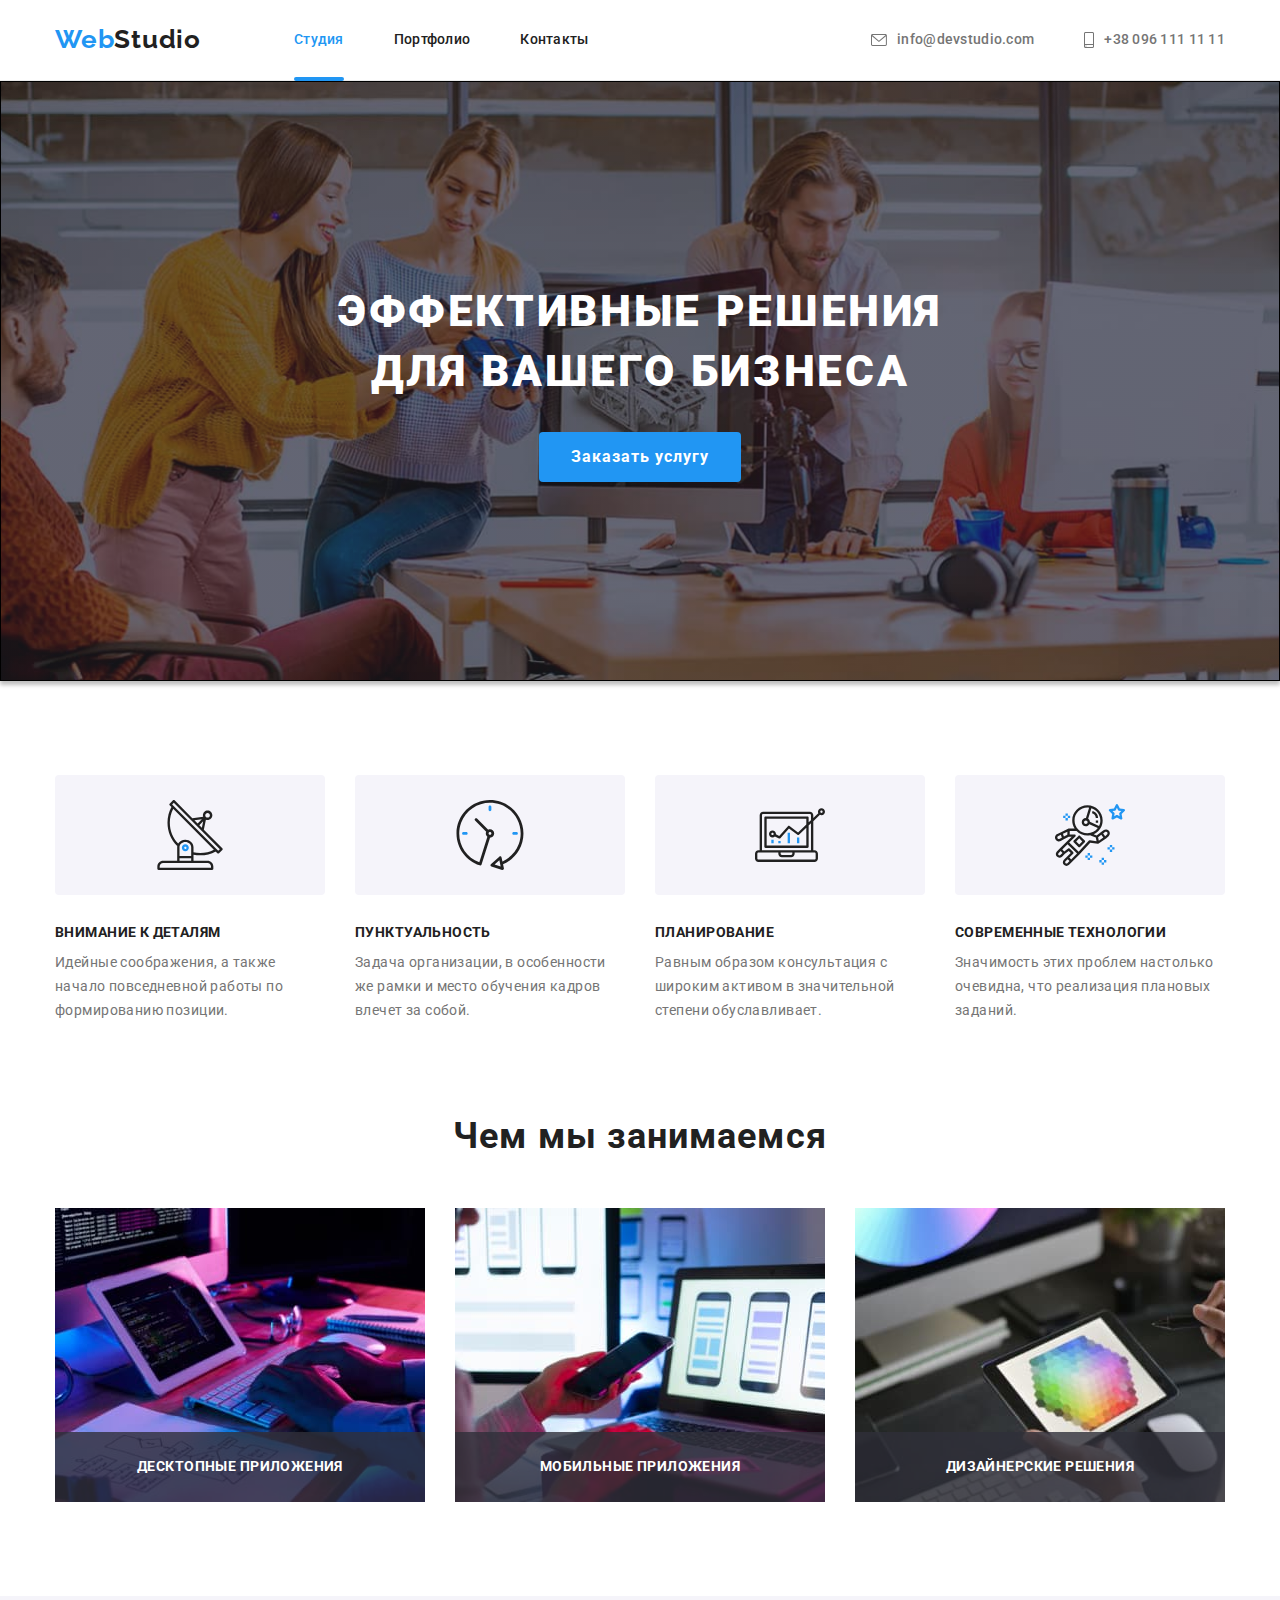
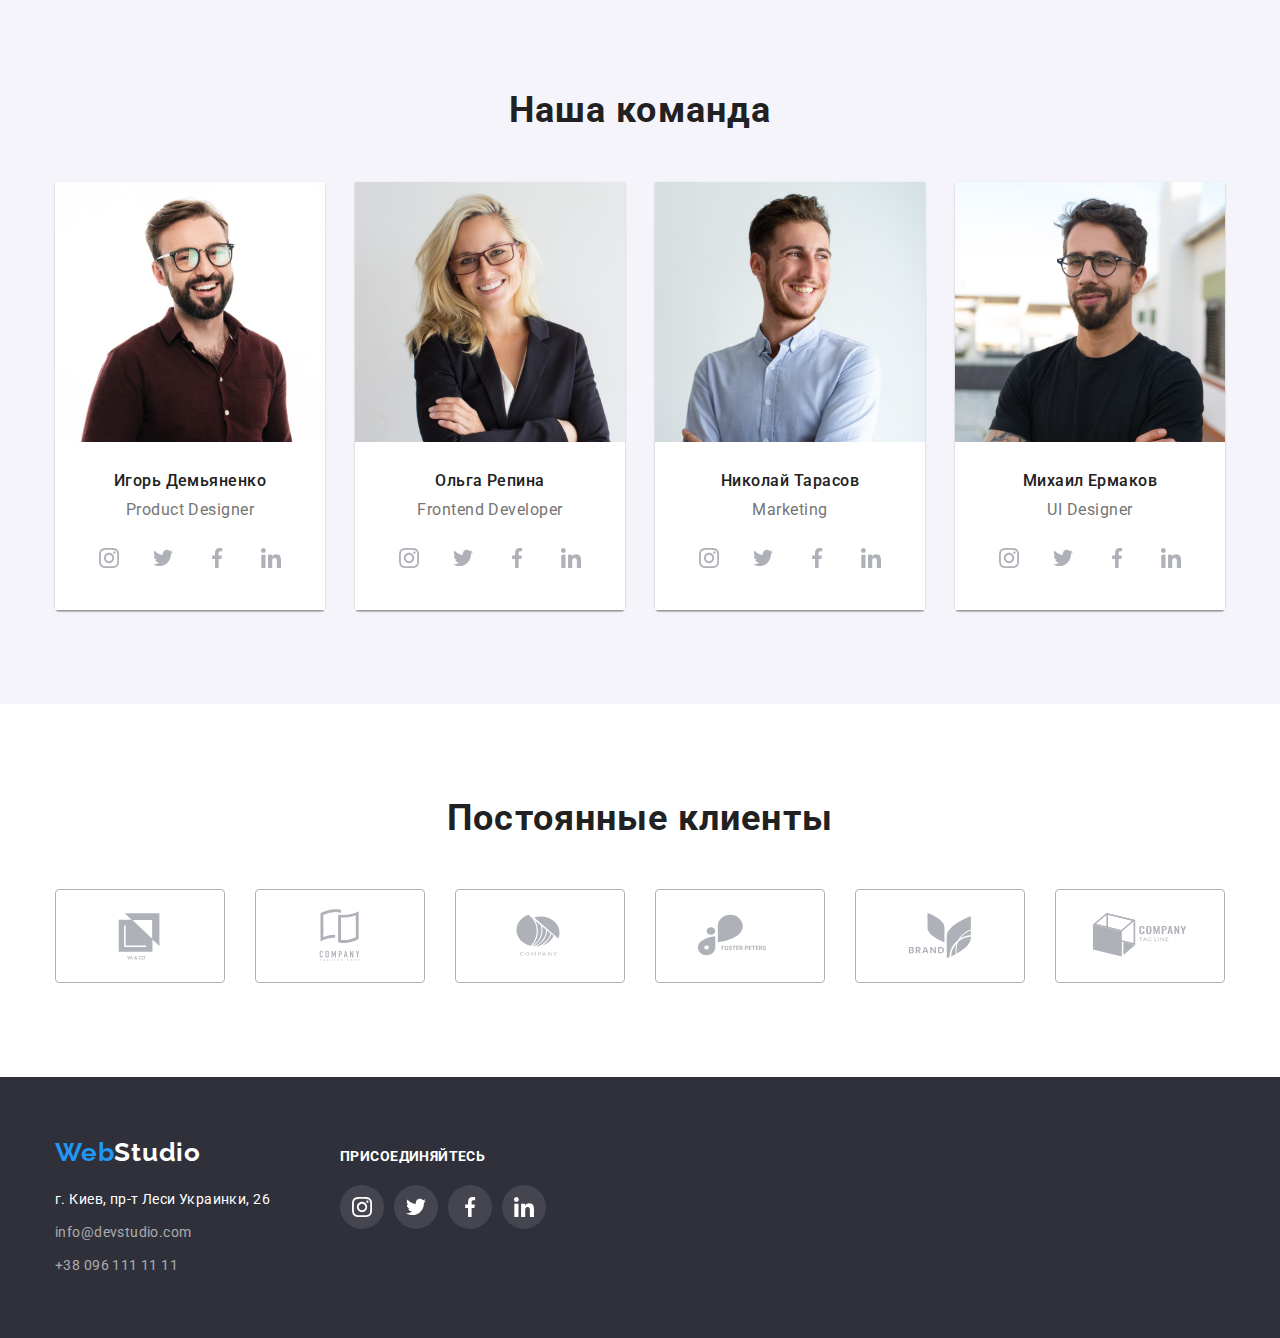
<file: index.html>
<!DOCTYPE html>
<html lang="ru">
  <head>
    <meta charset="UTF-8" />
    <meta http-equiv="X-UA-Compatible" content="IE=edge" />
    <meta name="viewport" content="width=device-width, initial-scale=1.0" />
    <title>WebStudio</title>
    <link
      href="https://fonts.googleapis.com/css2?family=Raleway:wght@700&family=Roboto:wght@400;500;700;900&display=swap"
      rel="stylesheet"
    />
    <link
      rel="stylesheet"
      href="https://cdnjs.cloudflare.com/ajax/libs/modern-normalize/1.1.0/modern-normalize.min.css"
    />
    <link rel="stylesheet" href="./styles.css" />
  </head>
  <body>
    <!--Header-->

    <header class="header-section">
      <div class="main-nav container">
        <nav class="navigation">
          <a href="./index.html" class="logo header">Web<span class="logo-dark">Studio</span> </a>
          <ul class="nav-menu">
            <li class="nav-menu-item">
              <a href="./index.html" class="nav-menu-link current">Студия</a>
            </li>
            <li class="nav-menu-item">
              <a href="./portfolio.html" class="nav-menu-link">Портфолио</a>
            </li>
            <li class="nav-menu-item">
              <a href="/" class="nav-menu-link">Контакты</a>
            </li>
          </ul>
        </nav>
        <ul class="contact">
          <li class="contact-item">
            <a href="mailto:info@devstudio.com" class="contact-link"
              ><svg class="contact-icon" width="16" height="12">
                <use href="./images/icons.svg#icon-envelope"></use></svg
              >info@devstudio.com</a
            >
          </li>
          <li class="contact-item">
            <a href="tel:+380961111111" class="contact-link">
              <svg class="contact-icon" width="10" height="16">
                <use href="./images/icons.svg#icon-smartphone"></use></svg
              >+38 096 111 11 11</a
            >
          </li>
        </ul>
      </div>
    </header>

    <!--Main container-->

    <main>
      <!--Hero-->

      <section class="hero">
        <div class="container">
          <h1 class="title-service">
            Эффективные решения
            <br />
            для вашего бизнеса
          </h1>
          <button type="button" class="button-service" data-modal-open>Заказать услугу</button>
        </div>
      </section>

      <!--Features-->

      <section class="section">
        <div class="container">
          <h2 class="hidden">Наши преимущества</h2>
          <ul class="features-list">
            <li class="features-item">
              <div class="bgr-features-icon">
                <svg class="features-icon" width="70" height="70">
                  <use href="./images/icons.svg#icon-antenna"></use>
                </svg>
              </div>
              <h3 class="features-title">Внимание к деталям</h3>
              <p class="features-content">
                Идейные соображения, а также начало повседневной работы по формированию позиции.
              </p>
            </li>
            <li class="features-item">
              <div class="bgr-features-icon">
                <svg class="features-icon" width="70" height="70">
                  <use href="./images/icons.svg#icon-clock"></use>
                </svg>
              </div>
              <h3 class="features-title">Пунктуальность</h3>
              <p class="features-content">
                Задача организации, в особенности же рамки и место обучения кадров влечет за собой.
              </p>
            </li>
            <li class="features-item">
              <div class="bgr-features-icon">
                <svg class="features-icon" width="70" height="70">
                  <use href="./images/icons.svg#icon-diagram"></use>
                </svg>
              </div>
              <h3 class="features-title">Планирование</h3>
              <p class="features-content">
                Равным образом консультация с широким активом в значительной степени обуславливает.
              </p>
            </li>
            <li class="features-item">
              <div class="bgr-features-icon">
                <svg class="features-icon" width="70" height="70">
                  <use href="./images/icons.svg#icon-astronaut"></use>
                </svg>
              </div>
              <h3 class="features-title">Современные технологии</h3>
              <p class="features-content">
                Значимость этих проблем настолько очевидна, что реализация плановых заданий.
              </p>
            </li>
          </ul>
        </div>
      </section>

      <!--Work-->

      <section class="work section">
        <div class="container">
          <h2 class="work-main">Чем мы занимаемся</h2>
          <ul class="work-list">
            <li class="work-item">
              <div class="work-thumb">
                <img src="./images/img1.jpg" alt="декстопные приложения" width="370" />
                <h3 class="work-content">Десктопные приложения</h3>
              </div>
            </li>
            <li class="work-item">
              <div class="work-thumb">
                <img src="./images/img2.jpg" alt="мобильные приложения" width="370" />
                <h3 class="work-content">Мобильные приложения</h3>
              </div>
            </li>
            <li class="work-item">
              <div class="work-thumb">
                <img src="./images/img3.jpg" alt="дизайнерские решения" width="370" />
                <h3 class="work-content">Дизайнерские решения</h3>
              </div>
            </li>
          </ul>
        </div>
      </section>

      <!--Team-->

      <section class="team section">
        <div class="container">
          <h2 class="team-main">Наша команда</h2>
          <ul class="team-list">
            <li class="team-item">
              <img src="./images/foto1.jpg" alt="Игорь Демьяненко" width="270" />
              <div class="team-container">
                <h3 class="team-title">Игорь Демьяненко</h3>
                <p class="team-content">Product Designer</p>
                <ul class="social-list">
                  <li class="social-item">
                    <a
                      class="social-link link-team"
                      href="https://www.instagram.com/"
                      target="_blank"
                      rel="noopener noreferrer"
                      ><svg class="social-icon icon-team" width="20" height="20">
                        <use href="./images/icons.svg#icon-instagram"></use></svg
                    ></a>
                  </li>
                  <li class="social-item">
                    <a
                      class="social-link link-team"
                      href="https://twitter.com/"
                      target="_blank"
                      rel="noopener noreferrer"
                      ><svg class="social-icon icon-team" width="20" height="20">
                        <use href="./images/icons.svg#icon-twitter"></use></svg
                    ></a>
                  </li>
                  <li class="social-item">
                    <a
                      class="social-link link-team"
                      href="https://www.facebook.com/"
                      target="_blank"
                      rel="noopener noreferrer"
                      ><svg class="social-icon icon-team" width="20" height="20">
                        <use href="./images/icons.svg#icon-facebook"></use></svg
                    ></a>
                  </li>
                  <li class="social-item">
                    <a
                      class="social-link link-team"
                      href="https://www.linkedin.com/"
                      target="_blank"
                      rel="noopener noreferrer"
                      ><svg class="social-icon icon-team" width="20" height="20">
                        <use href="./images/icons.svg#icon-linkedin"></use></svg
                    ></a>
                  </li>
                </ul>
              </div>
            </li>
            <li class="team-item">
              <img src="./images/foto2.jpg" alt="Ольга Репина" width="270" />
              <div class="team-container">
                <h3 class="team-title">Ольга Репина</h3>
                <p class="team-content">Frontend Developer</p>
                <ul class="social-list">
                  <li class="social-item">
                    <a
                      class="social-link link-team"
                      href="https://www.instagram.com/"
                      target="_blank"
                      rel="noopener noreferrer"
                      ><svg class="social-icon icon-team" width="20" height="20">
                        <use href="./images/icons.svg#icon-instagram"></use></svg
                    ></a>
                  </li>
                  <li class="social-item">
                    <a
                      class="social-link link-team"
                      href="https://twitter.com/"
                      target="_blank"
                      rel="noopener noreferrer"
                      ><svg class="social-icon icon-team" width="20" height="20">
                        <use href="./images/icons.svg#icon-twitter"></use></svg
                    ></a>
                  </li>
                  <li class="social-item">
                    <a
                      class="social-link link-team"
                      href="https://www.facebook.com/"
                      target="_blank"
                      rel="noopener noreferrer"
                      ><svg class="social-icon icon-team" width="20" height="20">
                        <use href="./images/icons.svg#icon-facebook"></use></svg
                    ></a>
                  </li>
                  <li class="social-item">
                    <a
                      class="social-link link-team"
                      href="https://www.linkedin.com/"
                      target="_blank"
                      rel="noopener noreferrer"
                      ><svg class="social-icon icon-team" width="20" height="20">
                        <use href="./images/icons.svg#icon-linkedin"></use></svg
                    ></a>
                  </li>
                </ul>
              </div>
            </li>
            <li class="team-item">
              <img src="./images/foto3.jpg" alt="Николай Тарасов" width="270" />
              <div class="team-container">
                <h3 class="team-title">Николай Тарасов</h3>
                <p class="team-content">Marketing</p>
                <ul class="social-list">
                  <li class="social-item">
                    <a
                      class="social-link link-team"
                      href="https://www.instagram.com/"
                      target="_blank"
                      rel="noopener noreferrer"
                      ><svg class="social-icon icon-team" width="20" height="20">
                        <use href="./images/icons.svg#icon-instagram"></use></svg
                    ></a>
                  </li>
                  <li class="social-item">
                    <a
                      class="social-link link-team"
                      href="https://twitter.com/"
                      target="_blank"
                      rel="noopener noreferrer"
                      ><svg class="social-icon icon-team" width="20" height="20">
                        <use href="./images/icons.svg#icon-twitter"></use></svg
                    ></a>
                  </li>
                  <li class="social-item">
                    <a
                      class="social-link link-team"
                      href="https://www.facebook.com/"
                      target="_blank"
                      rel="noopener noreferrer"
                      ><svg class="social-icon icon-team" width="20" height="20">
                        <use href="./images/icons.svg#icon-facebook"></use></svg
                    ></a>
                  </li>
                  <li class="social-item">
                    <a
                      class="social-link link-team"
                      href="https://www.linkedin.com/"
                      target="_blank"
                      rel="noopener noreferrer"
                      ><svg class="social-icon icon-team" width="20" height="20">
                        <use href="./images/icons.svg#icon-linkedin"></use></svg
                    ></a>
                  </li>
                </ul>
              </div>
            </li>
            <li class="team-item">
              <img src="./images/foto4.jpg" alt="Михаил Ермаков" width="270" />
              <div class="team-container">
                <h3 class="team-title">Михаил Ермаков</h3>
                <p class="team-content">UI Designer</p>
                <ul class="social-list">
                  <li class="social-item">
                    <a
                      class="social-link link-team"
                      href="https://www.instagram.com/"
                      target="_blank"
                      rel="noopener noreferrer"
                      ><svg class="social-icon icon-team" width="20" height="20">
                        <use href="./images/icons.svg#icon-instagram"></use></svg
                    ></a>
                  </li>
                  <li class="social-item">
                    <a
                      class="social-link link-team"
                      href="https://twitter.com/"
                      target="_blank"
                      rel="noopener noreferrer"
                      ><svg class="social-icon icon-team" width="20" height="20">
                        <use href="./images/icons.svg#icon-twitter"></use></svg
                    ></a>
                  </li>
                  <li class="social-item">
                    <a
                      class="social-link link-team"
                      href="https://www.facebook.com/"
                      target="_blank"
                      rel="noopener noreferrer"
                      ><svg class="social-icon icon-team" width="20" height="20">
                        <use href="./images/icons.svg#icon-facebook"></use></svg
                    ></a>
                  </li>
                  <li class="social-item">
                    <a
                      class="social-link link-team"
                      href="https://www.linkedin.com/"
                      target="_blank"
                      rel="noopener noreferrer"
                      ><svg class="social-icon icon-team" width="20" height="20">
                        <use href="./images/icons.svg#icon-linkedin"></use></svg
                    ></a>
                  </li>
                </ul>
              </div>
            </li>
          </ul>
        </div>
      </section>

      <!-- Clients -->

      <section class="clients section">
        <div class="container">
          <h2 class="clients-title">Постоянные клиенты</h2>
          <ul class="clients-list">
            <li class="clients-item">
              <a href="./index.html" class="clents-link" target="_blank" rel="noopener noreferrer"
                ><svg class="clients-icon" width="106" height="60">
                  <use href="./images/icons.svg#icon-logocompany1"></use></svg
              ></a>
            </li>
            <li class="clients-item">
              <a href="./index.html" class="clents-link" target="_blank" rel="noopener noreferrer"
                ><svg class="clients-icon" width="106" height="60">
                  <use href="./images/icons.svg#icon-logocompany2"></use></svg
              ></a>
            </li>
            <li class="clients-item">
              <a href="./index.html" class="clents-link" target="_blank" rel="noopener noreferrer"
                ><svg class="clients-icon" width="106" height="60">
                  <use href="./images/icons.svg#icon-logocompany3"></use></svg
              ></a>
            </li>
            <li class="clients-item">
              <a href="./index.html" class="clents-link" target="_blank" rel="noopener noreferrer"
                ><svg class="clients-icon" width="106" height="60">
                  <use href="./images/icons.svg#icon-fosterpeters"></use></svg
              ></a>
            </li>
            <li class="clients-item">
              <a href="./index.html" class="clents-link" target="_blank" rel="noopener noreferrer"
                ><svg class="clients-icon" width="106" height="60">
                  <use href="./images/icons.svg#icon-brand"></use></svg
              ></a>
            </li>
            <li class="clients-item">
              <a href="./index.html" class="clents-link" target="_blank" rel="noopener noreferrer"
                ><svg class="clients-icon" width="106" height="60">
                  <use href="./images/icons.svg#icon-logocompany6"></use></svg
              ></a>
            </li>
          </ul>
        </div>
      </section>
    </main>

    <!--Footer-->

    <footer class="footer-section">
      <div class="container footer-div">
        <div class="footer-left">
          <a href="./index.html" class="logo foot">Web<span class="logo-light">Studio</span> </a>
          <address>
            <ul class="address-menu">
              <li class="address-item">
                <a
                  href="https://bit.ly/3O5jqAV"
                  class="address-link geo"
                  target="_blank"
                  rel="noopener noreferrer"
                >
                  г. Киев, пр-т Леси Украинки, 26
                </a>
              </li>
              <li class="address-item">
                <a href="mailto:info@devstudio.com" class="address-link">info@devstudio.com</a>
              </li>
              <li class="address-item">
                <a href="tel:+380961111111" class="address-link">+38 096 111 11 11</a>
              </li>
            </ul>
          </address>
        </div>
        <div class="footer-right">
          <h2 class="footer-social-title">присоединяйтесь</h2>
          <ul class="social-list">
            <li class="social-item">
              <a
                class="social-link link-footer"
                href="https://www.instagram.com/"
                target="_blank"
                rel="noopener noreferrer"
                ><svg class="social-icon icon-footer" width="20" height="20">
                  <use href="./images/icons.svg#icon-instagram"></use></svg
              ></a>
            </li>
            <li class="social-item">
              <a
                class="social-link link-footer"
                href="https://twitter.com/"
                target="_blank"
                rel="noopener noreferrer"
                ><svg class="social-icon icon-footer" width="20" height="20">
                  <use href="./images/icons.svg#icon-twitter"></use></svg
              ></a>
            </li>
            <li class="social-item">
              <a
                class="social-link link-footer"
                href="https://www.facebook.com/"
                target="_blank"
                rel="noopener noreferrer"
                ><svg class="social-icon icon-footer" width="20" height="20">
                  <use href="./images/icons.svg#icon-facebook"></use></svg
              ></a>
            </li>
            <li class="social-item">
              <a
                class="social-link link-footer"
                href="https://www.linkedin.com/"
                target="_blank"
                rel="noopener noreferrer"
                ><svg class="social-icon icon-footer" width="20" height="20">
                  <use href="./images/icons.svg#icon-linkedin"></use></svg
              ></a>
            </li>
          </ul>
        </div>
      </div>
    </footer>

    <!-- Modal backdrop -->

    <div class="backdrop is-hidden" data-modal>
      <div class="modal-form">
        <button class="btn-close" type="button" data-modal-close>
          <svg class="close-icon" width="11" height="11">
            <use href="./images/icons.svg#icon-close"></use>
          </svg>
        </button>
      </div>
    </div>

    <!-- Script-js -->

    <script src="./js/modal.js"></script>
  </body>
</html>
</file>
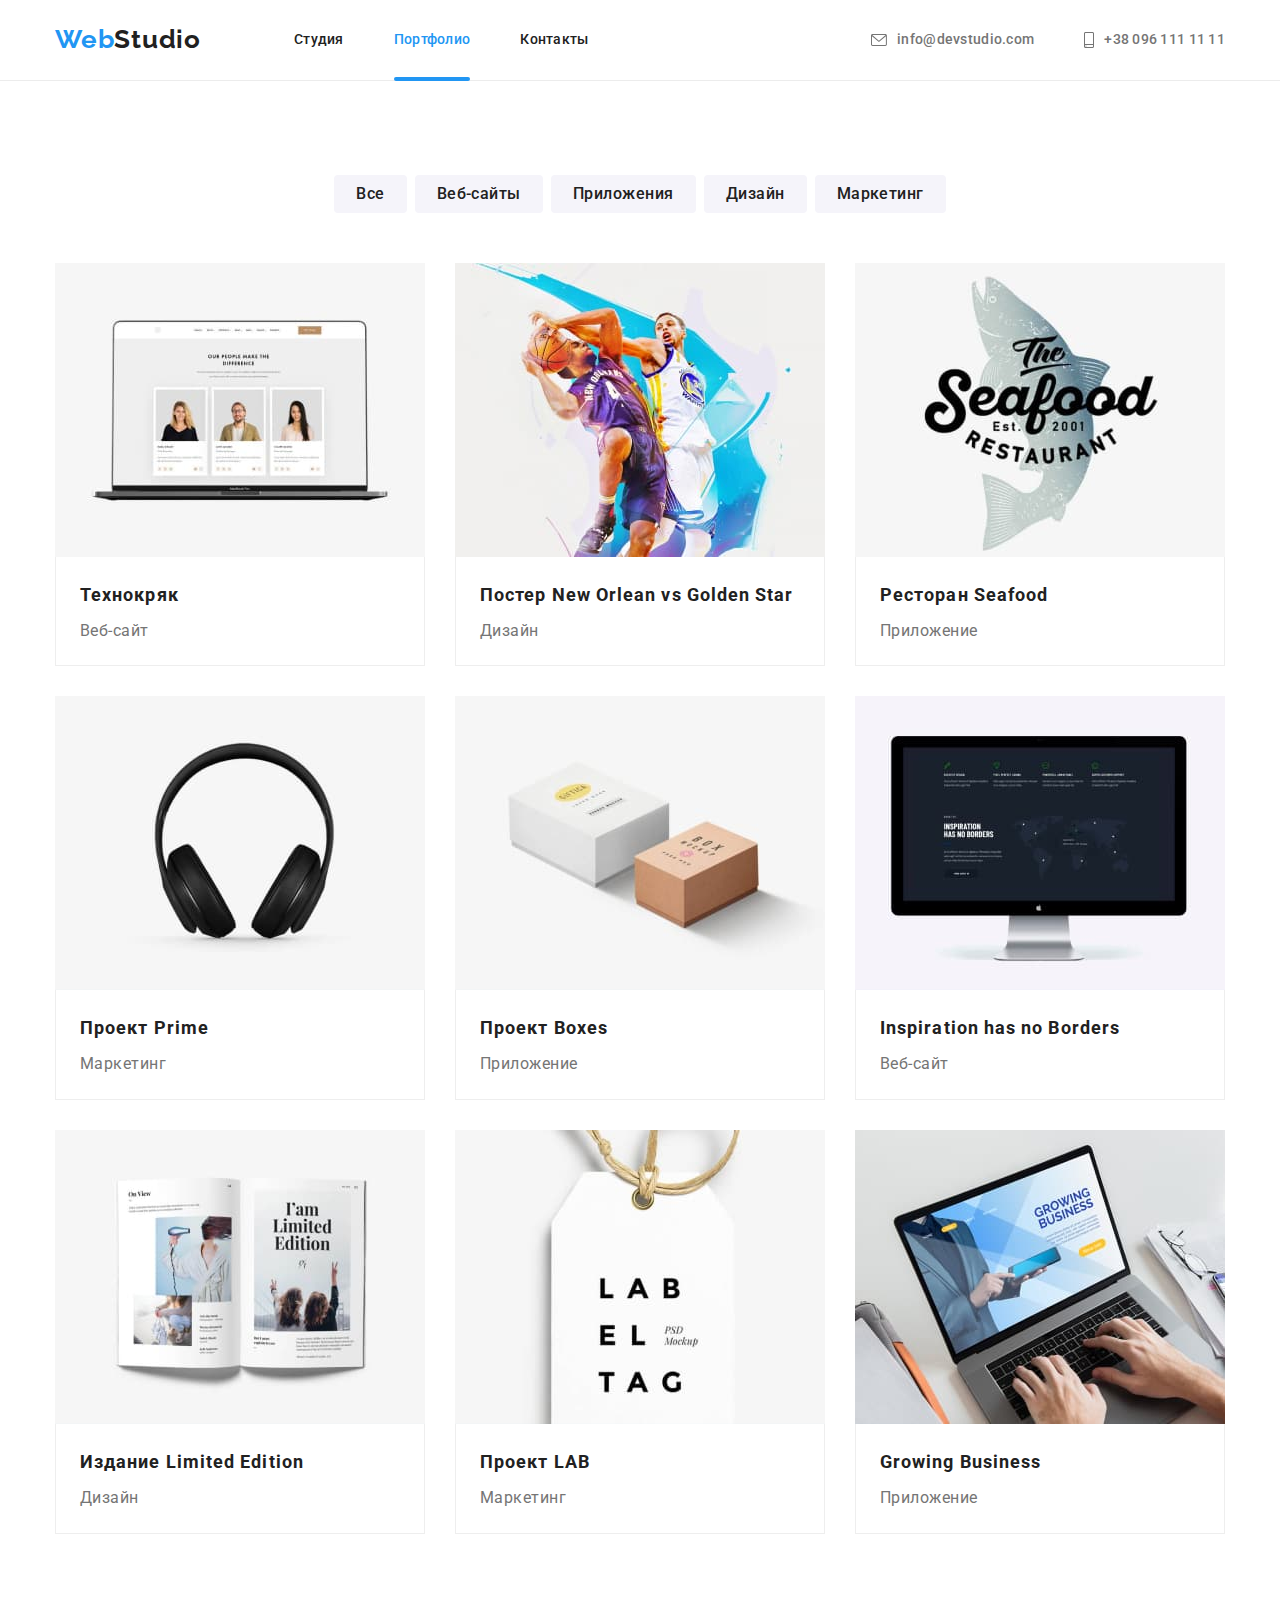
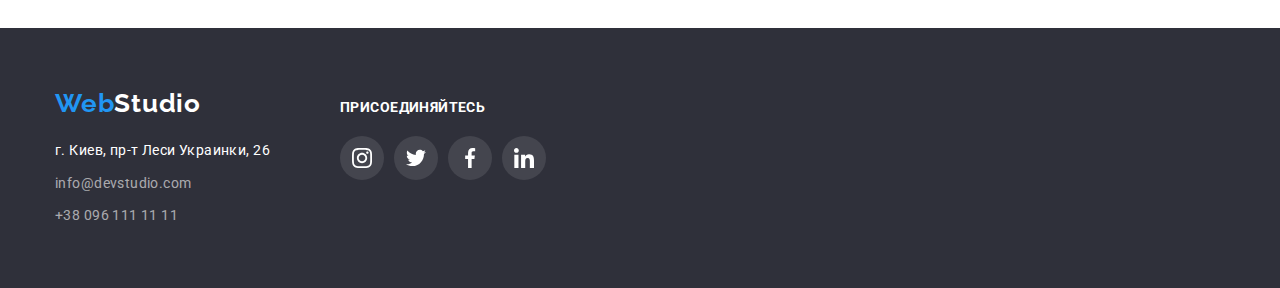
<file: portfolio.html>
<!DOCTYPE html>
<html lang="ru">
  <head>
    <meta charset="UTF-8" />
    <meta http-equiv="X-UA-Compatible" content="IE=edge" />
    <meta name="viewport" content="width=device-width, initial-scale=1.0" />
    <title>Portfolio</title>
    <link
      href="https://fonts.googleapis.com/css2?family=Raleway:wght@700&family=Roboto:wght@400;500;700;900&display=swap"
      rel="stylesheet"
    />
    <link
      rel="stylesheet"
      href="https://cdnjs.cloudflare.com/ajax/libs/modern-normalize/1.1.0/modern-normalize.min.css"
    />
    <link rel="stylesheet" href="./styles.css" />
  </head>
  <body>
    <!--Header-->

    <header class="header-section">
      <div class="main-nav container">
        <nav class="navigation">
          <a href="./index.html" class="logo header">Web<span class="logo-dark">Studio</span> </a>
          <ul class="nav-menu">
            <li class="nav-menu-item">
              <a href="./index.html" class="nav-menu-link">Студия</a>
            </li>
            <li class="nav-menu-item">
              <a href="./portfolio.html" class="nav-menu-link current">Портфолио</a>
            </li>
            <li class="nav-menu-item">
              <a href="/" class="nav-menu-link">Контакты</a>
            </li>
          </ul>
        </nav>
        <ul class="contact">
          <li class="contact-item">
            <a href="mailto:info@devstudio.com" class="contact-link"
              ><svg class="contact-icon" width="16" height="12">
                <use href="./images/icons.svg#icon-envelope"></use></svg
              >info@devstudio.com</a
            >
          </li>
          <li class="contact-item">
            <a href="tel:+380961111111" class="contact-link">
              <svg class="contact-icon" width="10" height="16">
                <use href="./images/icons.svg#icon-smartphone"></use></svg
              >+38 096 111 11 11</a
            >
          </li>
        </ul>
      </div>
    </header>

    <!--Main container-->

    <main>
      <!--Portfolio menu-->

      <section class="section">
        <div class="container">
          <h1 class="hidden">Наши проекты</h1>
          <ul class="portfolio-menu">
            <li class="btn-item"><button class="portfolio-btn" type="button">Все</button></li>
            <li class="btn-item"><button class="portfolio-btn" type="button">Веб-сайты</button></li>
            <li class="btn-item">
              <button class="portfolio-btn" type="button">Приложения</button>
            </li>
            <li class="btn-item"><button class="portfolio-btn" type="button">Дизайн</button></li>
            <li class="btn-item"><button class="portfolio-btn" type="button">Маркетинг</button></li>
          </ul>
          <ul class="projects-list">
            <li class="projects-item">
              <a class="projects-link" href="/"
                ><div class="projects-thumb">
                  <img class src="./images/technocrack.jpg" alt="Технокрак" width="370" />
                  <div class="overlay">
                    <p class="overlay-content">
                      Ресурс предлагает комплексные предложения с разным уровнем функционала и
                      сервисов. Все это позволит посетителю получить исчерпывающие сведения<br />о
                      компании или частном лице.
                    </p>
                  </div>
                </div>
                <div class="projects-container">
                  <h2 class="projects-title">Технокряк</h2>
                  <p class="projects-content">Веб-сайт</p>
                </div></a
              >
            </li>
            <li class="projects-item">
              <a class="projects-link" href="/"
                ><div class="projects-thumb">
                  <img class src="./images/posterbasketball.jpg" alt="Баскетбол" width="370" />
                  <div class="overlay">
                    <p class="overlay-content">
                      Ресурс предлагает комплексные предложения с разным уровнем функционала и
                      сервисов. Все это позволит посетителю получить исчерпывающие сведения<br />о
                      компании или частном лице.
                    </p>
                  </div>
                </div>
                <div class="projects-container">
                  <h2 class="projects-title">Постер New Orlean vs Golden Star</h2>
                  <p class="projects-content">Дизайн</p>
                </div></a
              >
            </li>
            <li class="projects-item">
              <a class="projects-link" href="/"
                ><div class="projects-thumb">
                  <img class src="./images/seafood.jpg" alt="Ресторан морепродукты" width="370" />
                  <div class="overlay">
                    <p class="overlay-content">
                      Ресурс предлагает комплексные предложения с разным уровнем функционала и
                      сервисов. Все это позволит посетителю получить исчерпывающие сведения<br />о
                      компании или частном лице.
                    </p>
                  </div>
                </div>
                <div class="projects-container">
                  <h2 class="projects-title">Ресторан Seafood</h2>
                  <p class="projects-content">Приложение</p>
                </div></a
              >
            </li>
            <li class="projects-item">
              <a class="projects-link" href="/"
                ><div class="projects-thumb">
                  <img class src="./images/prime.jpg" alt="Наушники" width="370" />
                  <div class="overlay">
                    <p class="overlay-content">
                      Ресурс предлагает комплексные предложения с разным уровнем функционала и
                      сервисов. Все это позволит посетителю получить исчерпывающие сведения<br />о
                      компании или частном лице.
                    </p>
                  </div>
                </div>
                <div class="projects-container">
                  <h2 class="projects-title">Проект Prime</h2>
                  <p class="projects-content">Маркетинг</p>
                </div></a
              >
            </li>
            <li class="projects-item">
              <a class="projects-link" href="/"
                ><div class="projects-thumb">
                  <img class src="./images/boxes.jpg" alt="Коробки" width="370" />
                  <div class="overlay">
                    <p class="overlay-content">
                      Ресурс предлагает комплексные предложения с разным уровнем функционала и
                      сервисов. Все это позволит посетителю получить исчерпывающие сведения<br />о
                      компании или частном лице.
                    </p>
                  </div>
                </div>
                <div class="projects-container">
                  <h2 class="projects-title">Проект Boxes</h2>
                  <p class="projects-content">Приложение</p>
                </div></a
              >
            </li>
            <li class="projects-item">
              <a class="projects-link" href="/"
                ><div class="projects-thumb">
                  <img
                    class
                    src="./images/inspirationnoboders.jpg"
                    alt="Вдохновение не имеет границ"
                    width="370"
                  />
                  <div class="overlay">
                    <p class="overlay-content">
                      Ресурс предлагает комплексные предложения с разным уровнем функционала и
                      сервисов. Все это позволит посетителю получить исчерпывающие сведения<br />о
                      компании или частном лице.
                    </p>
                  </div>
                </div>
                <div class="projects-container">
                  <h2 lang="en" class="projects-title">Inspiration has no Borders</h2>
                  <p class="projects-content">Веб-сайт</p>
                </div></a
              >
            </li>
            <li class="projects-item">
              <a class="projects-link" href="/"
                ><div class="projects-thumb">
                  <img
                    class
                    src="./images/limitededition.jpg"
                    alt="Издание Limited edition"
                    width="370"
                  />
                  <div class="overlay">
                    <p class="overlay-content">
                      Ресурс предлагает комплексные предложения с разным уровнем функционала и
                      сервисов. Все это позволит посетителю получить исчерпывающие сведения<br />о
                      компании или частном лице.
                    </p>
                  </div>
                </div>
                <div class="projects-container">
                  <h2 class="projects-title">Издание Limited Edition</h2>
                  <p class="projects-content">Дизайн</p>
                </div></a
              >
            </li>
            <li class="projects-item">
              <a class="projects-link" href="/"
                ><div class="projects-thumb">
                  <img class src="./images/projectlab.jpg" alt="Проект LAB" width="370" />
                  <div class="overlay">
                    <p class="overlay-content">
                      Ресурс предлагает комплексные предложения с разным уровнем функционала и
                      сервисов. Все это позволит посетителю получить исчерпывающие сведения<br />о
                      компании или частном лице.
                    </p>
                  </div>
                </div>
                <div class="projects-container">
                  <h2 class="projects-title">Проект LAB</h2>
                  <p class="projects-content">Маркетинг</p>
                </div></a
              >
            </li>
            <li class="projects-item">
              <a class="projects-link" href="/"
                ><div class="projects-thumb">
                  <img class src="./images/growingbusines.jpg" alt="Растущий бизнес" width="370" />
                  <div class="overlay">
                    <p class="overlay-content">
                      Ресурс предлагает комплексные предложения с разным уровнем функционала и
                      сервисов. Все это позволит посетителю получить исчерпывающие сведения<br />о
                      компании или частном лице.
                    </p>
                  </div>
                </div>
                <div class="projects-container">
                  <h2 class="projects-title">Growing Business</h2>
                  <p class="projects-content">Приложение</p>
                </div></a
              >
            </li>
          </ul>
        </div>
      </section>
    </main>

    <!--Footer-->

    <footer class="footer-section">
      <div class="container footer-div">
        <div class="footer-left">
          <a href="./index.html" class="logo foot">Web<span class="logo-light">Studio</span> </a>
          <address>
            <ul class="address-menu">
              <li class="address-item">
                <a
                  href="https://bit.ly/3O5jqAV"
                  class="address-link geo"
                  target="_blank"
                  rel="noopener noreferrer"
                >
                  г. Киев, пр-т Леси Украинки, 26
                </a>
              </li>
              <li class="address-item">
                <a href="mailto:info@devstudio.com" class="address-link">info@devstudio.com</a>
              </li>
              <li class="address-item">
                <a href="tel:+380961111111" class="address-link">+38 096 111 11 11</a>
              </li>
            </ul>
          </address>
        </div>
        <div class="footer-right">
          <h2 class="footer-social-title">присоединяйтесь</h2>
          <ul class="social-list">
            <li class="social-item">
              <a
                class="social-link link-footer"
                href="https://www.instagram.com/"
                target="_blank"
                rel="noopener noreferrer"
                ><svg class="social-icon icon-footer" width="20" height="20">
                  <use href="./images/icons.svg#icon-instagram"></use></svg
              ></a>
            </li>
            <li class="social-item">
              <a
                class="social-link link-footer"
                href="https://twitter.com/"
                target="_blank"
                rel="noopener noreferrer"
                ><svg class="social-icon icon-footer" width="20" height="20">
                  <use href="./images/icons.svg#icon-twitter"></use></svg
              ></a>
            </li>
            <li class="social-item">
              <a
                class="social-link link-footer"
                href="https://www.facebook.com/"
                target="_blank"
                rel="noopener noreferrer"
                ><svg class="social-icon icon-footer" width="20" height="20">
                  <use href="./images/icons.svg#icon-facebook"></use></svg
              ></a>
            </li>
            <li class="social-item">
              <a
                class="social-link link-footer"
                href="https://www.linkedin.com/"
                target="_blank"
                rel="noopener noreferrer"
                ><svg class="social-icon icon-footer" width="20" height="20">
                  <use href="./images/icons.svg#icon-linkedin"></use></svg
              ></a>
            </li>
          </ul>
        </div>
      </div>
    </footer>
  </body>
</html>
</file>
<file: styles.css>
/* General */

:root {
  --title-color: #212121;
  --main-color: #757575;
  --accent-color: #2196f3;
  --footer-color: rgba(255, 255, 255, 0.6);
  --white-text-color: #ffffff;
  --background-dark-color: #2f303a;
  --background-primary-color: #ffffff;
  --background-second-color: #f5f4fa;
  --btn-hover: #188ce8;
  --fill-icon-color: #afb1b8;
  --cubic-beizer-hover: cubic-bezier(0.4, 0, 0.2, 1);
}
body {
  background-color: var(--background-primary-color);
  color: var(--main-color);
  font-family: 'Roboto', sans-serif;
}
ul {
  list-style: none;
  padding: 0;
  margin: 0;
}
h1,
h2,
h3,
p {
  margin: 0;
  padding: 0;
}
img {
  display: block;
  max-width: 100%;
  height: auto;
}
a {
  text-decoration: none;
}
.container {
  width: 1200px;
  margin-left: auto;
  margin-right: auto;
  padding-left: 15px;
  padding-right: 15px;
}
.section {
  padding-top: 94px;
  padding-bottom: 94px;
}
.hidden {
  position: absolute;
  width: 1px;
  height: 1px;
  margin: -1px;
  border: 0;
  padding: 0;
  white-space: nowrap;
  clip-path: inset(100%);
  clip: rect(0 0 0 0);
  overflow: hidden;
}

/* Header */

.header-section {
  border-bottom: 1px solid #ececec;
}
.main-nav {
  display: flex;
  align-items: center;
}
.navigation {
  display: flex;
  align-items: center;
}
.nav-menu {
  display: flex;
  align-items: center;
}
.contact {
  display: flex;
  align-items: center;
}

.logo {
  display: block;
  color: var(--accent-color);
  font-family: 'Raleway', sans-serif;
  font-weight: 700;
  font-size: 26px;
  line-height: 1.19;
  letter-spacing: 0.03em;
}
.logo.header {
  padding-top: 24px;
  padding-bottom: 25px;
  margin-right: 93px;
}
.logo-dark {
  color: var(--title-color);
}
.logo-light {
  color: var(--white-text-color);
}
.nav-menu-item:not(:last-child) {
  margin-right: 50px;
}

.nav-menu-link {
  display: block;
  padding-top: 32px;
  padding-bottom: 32px;
  color: var(--title-color);
  font-weight: 500;
  font-size: 14px;
  line-height: 1.14;
  letter-spacing: 0.02em;
  transition: color 250ms var(--cubic-beizer-hover);
}
.nav-menu-link:hover,
.nav-menu-link:focus {
  color: var(--accent-color);
}
.nav-menu-link.current {
  position: relative;
  color: var(--accent-color);
}
.current::after {
  content: '';
  display: block;
  position: absolute;
  bottom: -1px;
  width: 100%;
  height: 4px;
  background-color: var(--accent-color);
  border-radius: 2px;
}
.contact {
  margin-left: auto;
}
.contact-item:not(:last-child) {
  margin-right: 50px;
}
.contact-link {
  display: flex;
  align-items: center;
  padding-top: 32px;
  padding-bottom: 32px;
  color: var(--main-color);
  font-weight: 500;
  font-size: 14px;
  line-height: 1.14;
  letter-spacing: 0.02em;
  transition: color 250ms var(--cubic-beizer-hover);
}
.contact-link:focus,
.contact-link:hover {
  color: var(--accent-color);
}
.contact-icon {
  fill: currentColor;
  margin-right: 10px;
  transition: fill 250ms var(--cubic-beizer-hover);
}

/* Hero */

.hero {
  padding-top: 200px;
  padding-bottom: 200px;
  max-width: 1600px;
  height: 600px;
  margin-left: auto;
  margin-right: auto;
  background-color: var(--background-dark-color);
  text-align: center;
  background-image: linear-gradient(to right, rgba(47, 48, 58, 0.4), rgba(47, 48, 58, 0.4)),
    url(./images/backgroundimage.jpg);
  background-repeat: no-repeat;
  background-size: cover;
  background-position: center;
  border: 1px solid #000000;
  box-shadow: 0px 4px 4px rgba(0, 0, 0, 0.25);
}

.title-service {
  margin-bottom: 30px;
  color: var(--white-text-color);
  font-weight: 900;
  font-size: 44px;
  line-height: 1.36;
  letter-spacing: 0.06em;
  text-transform: uppercase;
}
.button-service {
  font-family: inherit;
  padding: 10px 32px;
  background-color: var(--accent-color);
  color: var(--white-text-color);
  font-weight: 700;
  font-size: 16px;
  line-height: 1.87;
  letter-spacing: 0.06em;
  align-items: center;
  cursor: pointer;
  border: none;
  border-radius: 4px;
  transition: background-color 250ms var(--cubic-beizer-hover);
}
.button-service:hover,
.button-service:focus {
  background-color: var(--btn-hover);
}

/* Features */

.features-list {
  display: flex;
  flex-wrap: wrap;
}

.bgr-features-icon {
  display: flex;
  justify-content: center;
  background-color: var(--background-second-color);
  padding-top: 25px;
  padding-bottom: 25px;
  margin-bottom: 30px;
  border-radius: 4px;
}
.features-title {
  margin-bottom: 10px;
  font-weight: 700;
  font-size: 14px;
  line-height: 1.14;
  letter-spacing: 0.03em;
  text-transform: uppercase;
  color: var(--title-color);
}
.features-item {
  width: calc((100% - 90px) / 4);
}
.features-item:not(:nth-child(4n)) {
  margin-right: 30px;
}
.features-content {
  font-size: 14px;
  line-height: 1.7;
  letter-spacing: 0.03em;
}

/* Work */

.work.section {
  padding-top: 0;
}
.work-main {
  margin-bottom: 50px;
  text-align: center;
  color: var(--title-color);
  font-weight: 700;
  font-size: 36px;
  line-height: 1.16;
  letter-spacing: 0.03em;
}
.work-list {
  display: flex;
}
.work-item {
  width: calc((100% - 60px) / 3);
}
.work-item:not(:nth-child(3n)) {
  margin-right: 30px;
}
.work-thumb {
  position: relative;
}
.work-content {
  display: flex;
  justify-content: center;
  align-items: center;
  position: absolute;
  width: 100%;
  height: 70px;
  bottom: 0;
  font-weight: 700;
  font-size: 14px;
  line-height: 1.14;
  letter-spacing: 0.03em;
  text-transform: uppercase;
  color: var(--white-text-color);
  background-color: rgba(47, 48, 58, 0.8);
}

/* Team */

.team {
  background-color: var(--background-second-color);
}
.team-main {
  margin-bottom: 50px;
  font-weight: 700;
  font-size: 36px;
  line-height: 1.16;
  letter-spacing: 0.03em;
  color: var(--title-color);
  text-align: center;
}
.team-list {
  display: flex;
  flex-wrap: wrap;
}
.team-item {
  width: calc((100% - 90px) / 4);
  border-radius: 0px 0px 4px 4px;
  box-shadow: 0px 1px 3px rgba(0, 0, 0, 0.12), 0px 1px 1px rgba(0, 0, 0, 0.14),
    0px 2px 1px rgba(0, 0, 0, 0.2);
}
.team-item:not(:nth-child(4n)) {
  margin-right: 30px;
}
.team-container {
  padding-top: 30px;
  padding-bottom: 30px;
  text-align: center;
  background-color: var(--background-primary-color);
}

.team-title {
  margin-bottom: 10px;
  font-weight: 500;
  font-size: 16px;
  line-height: 1.18;
  letter-spacing: 0.03em;
  color: var(--title-color);
}
.team-content {
  font-size: 16px;
  line-height: 1.18;
  letter-spacing: 0.03em;
  margin-bottom: 16px;
}
.social-list {
  display: flex;
  flex-wrap: wrap;
  justify-content: center;
}
.social-item:not(:last-child) {
  margin-right: 10px;
}
.social-link {
  display: flex;
  align-items: center;
  justify-content: center;
  width: 44px;
  height: 44px;
  border-radius: 50%;
  background-color: transparent;
  transition: background-color 250ms var(--cubic-beizer-hover);
}
.social-link:hover,
.social-link:focus {
  background-color: var(--accent-color);
}
.social-icon.icon-team {
  fill: var(--fill-icon-color);
  transition: fill 250ms var(--cubic-beizer-hover);
}
.social-link:hover .social-icon,
.social-link:focus .social-icon {
  fill: var(--white-text-color);
}

/* Clients */

.clients-title {
  margin-bottom: 50px;
  font-weight: 700;
  font-size: 36px;
  line-height: 1.16;
  text-align: center;
  letter-spacing: 0.03em;
  color: var(--title-color);
}
.clients-list {
  display: flex;
  flex-wrap: wrap;
  align-items: center;
  justify-content: center;
}
.clients-item {
  width: calc((100% - 150px) / 6);
}
.clients-item:not(:nth-child(6n)) {
  margin-right: 30px;
}
.clents-link {
  padding-top: 16px;
  padding-bottom: 16px;
  justify-content: center;
  display: flex;
  border: 1px solid var(--fill-icon-color);
  border-radius: 4px;
  transition: border 250ms var(--cubic-beizer-hover);
}
.clients-icon {
  fill: var(--fill-icon-color);
  transition: fill 250ms var(--cubic-beizer-hover);
}
.clents-link:focus,
.clents-link:hover {
  border: 1px solid var(--accent-color);
}
.clents-link:hover .clients-icon,
.clents-link:focus .clients-icon {
  fill: var(--accent-color);
}

/* Portfolio menu */
/* Filter menu */

.portfolio-menu {
  display: flex;
  flex-wrap: wrap;
  align-items: center;
  justify-content: center;
  margin-bottom: 50px;
}
.btn-item:not(:last-child) {
  margin-right: 8px;
}
.portfolio-btn {
  display: inline-block;
  padding: 6px 22px;
  font-family: inherit;
  font-weight: 500;
  font-size: 16px;
  line-height: 1.6;
  letter-spacing: 0.03em;
  color: var(--title-color);
  background-color: var(--background-second-color);
  cursor: pointer;
  border: none;
  border-radius: 4px;
  transition: background-color 250ms var(--cubic-beizer-hover),
    box-shadow 250ms var(--cubic-beizer-hover), color 250ms var(--cubic-beizer-hover);
}
.portfolio-btn:hover,
.portfolio-btn:focus {
  background-color: var(--accent-color);
  box-shadow: 0px 3px 1px rgba(0, 0, 0, 0.1), 0px 1px 2px rgba(0, 0, 0, 0.08),
    0px 2px 2px rgba(0, 0, 0, 0.12);
  color: var(--white-text-color);
}

/* Projects */

.projects-list {
  display: flex;
  flex-wrap: wrap;
}
.projects-item {
  width: calc((100% - 60px) / 3);
}
.projects-item:not(:nth-child(3n)) {
  margin-right: 30px;
}
.projects-item:not(:nth-last-child(-n + 3)) {
  margin-bottom: 30px;
}
.projects-link {
  display: block;
  transition: box-shadow 250ms var(--cubic-beizer-hover);
}
.projects-link:focus,
.projects-link:hover {
  box-shadow: 0px 1px 1px rgba(0, 0, 0, 0.12), 0px 4px 4px rgba(0, 0, 0, 0.06),
    1px 4px 6px rgba(0, 0, 0, 0.16);
}
.projects-title {
  margin-bottom: 4px;
  font-weight: 700;
  font-size: 18px;
  line-height: 2;
  letter-spacing: 0.06em;
  color: var(--title-color);
}
.projects-content {
  font-weight: 400;
  font-size: 16px;
  line-height: 1.8;
  letter-spacing: 0.03em;
  color: var(--main-color);
}
.projects-container {
  padding: 20px 24px;
  background-color: var(--background-primary-color);
  border: 1px solid #eeeeee;
  border-top: none;
}
.projects-thumb {
  position: relative;
  overflow: hidden;
}
.overlay {
  position: absolute;
  display: flex;
  justify-content: center;
  align-items: center;
  width: 100%;
  height: 100%;
  top: 0;
  left: 0;
  transform: translateY(100%);
  background-color: rgba(33, 150, 243, 0.9);
  transition: transform 250ms var(--cubic-beizer-hover);
}
.overlay-content {
  width: 322px;
  height: auto;
  font-size: 18px;
  line-height: 1.56;
  letter-spacing: 0.03em;
  color: var(--white-text-color);
}
.projects-link:focus .overlay,
.projects-link:hover .overlay {
  transform: translateY(0%);
}

/* Footer */

.footer-section {
  padding-top: 60px;
  padding-bottom: 60px;
  background-color: var(--background-dark-color);
}
.logo.foot {
  margin-left: auto;
  margin-bottom: 20px;
}
.address-item:not(:last-child) {
  margin-bottom: 9px;
}
.address-link {
  display: block;
  color: var(--footer-color);
  font-style: normal;
  font-weight: 400;
  font-size: 14px;
  line-height: 1.7;
  letter-spacing: 0.03em;
  transition: color 250ms var(--cubic-beizer-hover);
}
.address-link.geo {
  color: var(--white-text-color);
}

.address-link:hover,
.address-link:focus {
  color: var(--accent-color);
}
.footer-div {
  display: flex;
  align-items: baseline;
}
.footer-right {
  margin-left: 70px;
}
.footer-social-title {
  margin-bottom: 20px;
  font-weight: 700;
  font-size: 14px;
  line-height: 1.14;
  letter-spacing: 0.03em;
  text-transform: uppercase;
  color: var(--white-text-color);
}

.icon-footer {
  fill: var(--white-text-color);
}
.link-footer {
  background-color: rgba(255, 255, 255, 0.1);
  border-radius: 50%;
}

/* Modal-backdrop */

.backdrop {
  position: fixed;
  top: 0;
  left: 0;
  width: 100%;
  height: 100%;
  background-color: rgba(0, 0, 0, 0.2);
  transition: opacity 250ms var(--cubic-beizer-hover), visibility 250ms var(--cubic-beizer-hover);
}
.backdrop.is-hidden {
  opacity: 0;
  visibility: hidden;
  pointer-events: none;
}
.modal-form {
  position: absolute;
  top: 50%;
  left: 50%;
  transform: translate(-50%, -50%) scale(1);
  width: 528px;
  height: 581px;
  background-color: var(--background-primary-color);
  box-shadow: 0px 1px 3px rgba(0, 0, 0, 0.12), 0px 1px 1px rgba(0, 0, 0, 0.14),
    0px 2px 1px rgba(0, 0, 0, 0.2);
  border-radius: 4px;
  transition: transform 250ms var(--cubic-beizer-hover);
}
.backdrop.is-hidden .modal-form {
  transform: translate(-50%, -50%) scale(0.5);
}
.btn-close {
  position: absolute;
  display: flex;
  align-items: center;
  justify-content: center;
  padding: 0;
  width: 30px;
  height: 30px;
  top: 8px;
  right: 8px;
  background-color: transparent;
  border-radius: 50%;
  border: 1px solid rgba(0, 0, 0, 0.1);
  cursor: pointer;
}
</file>
